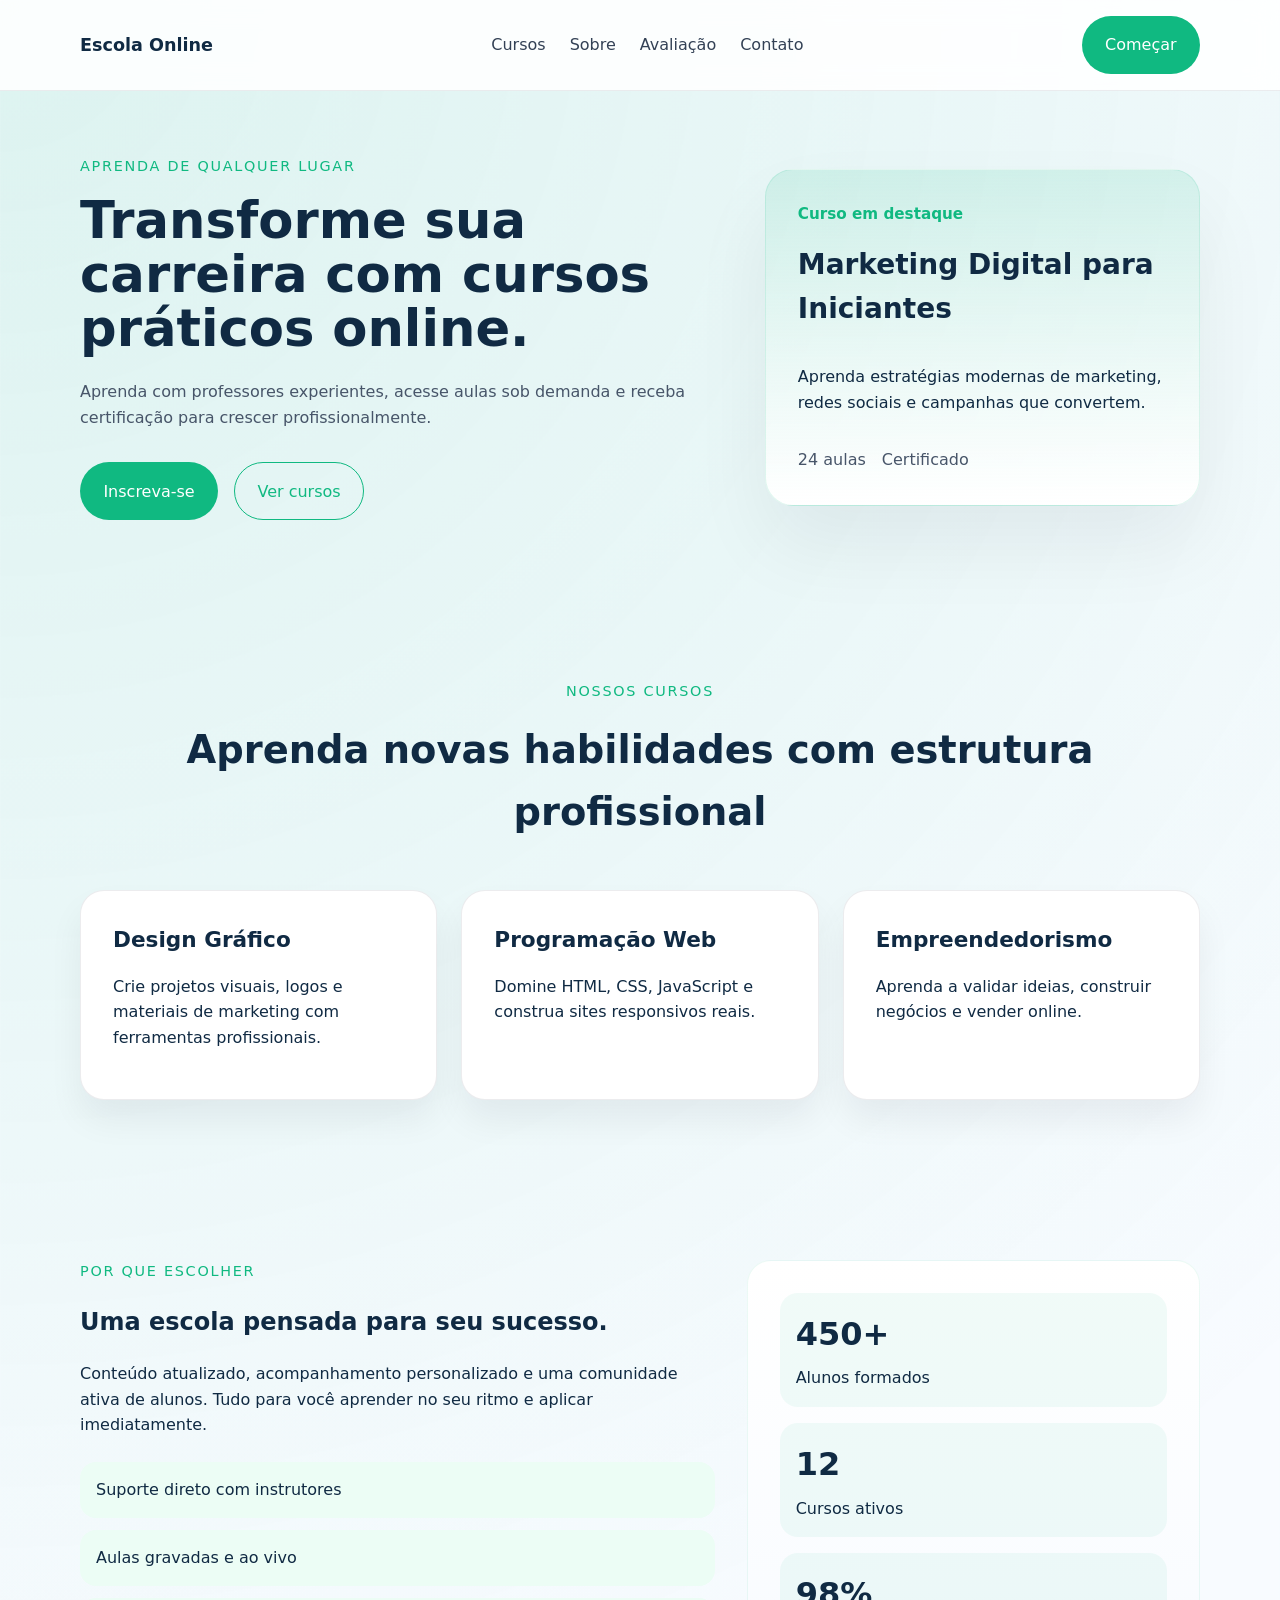
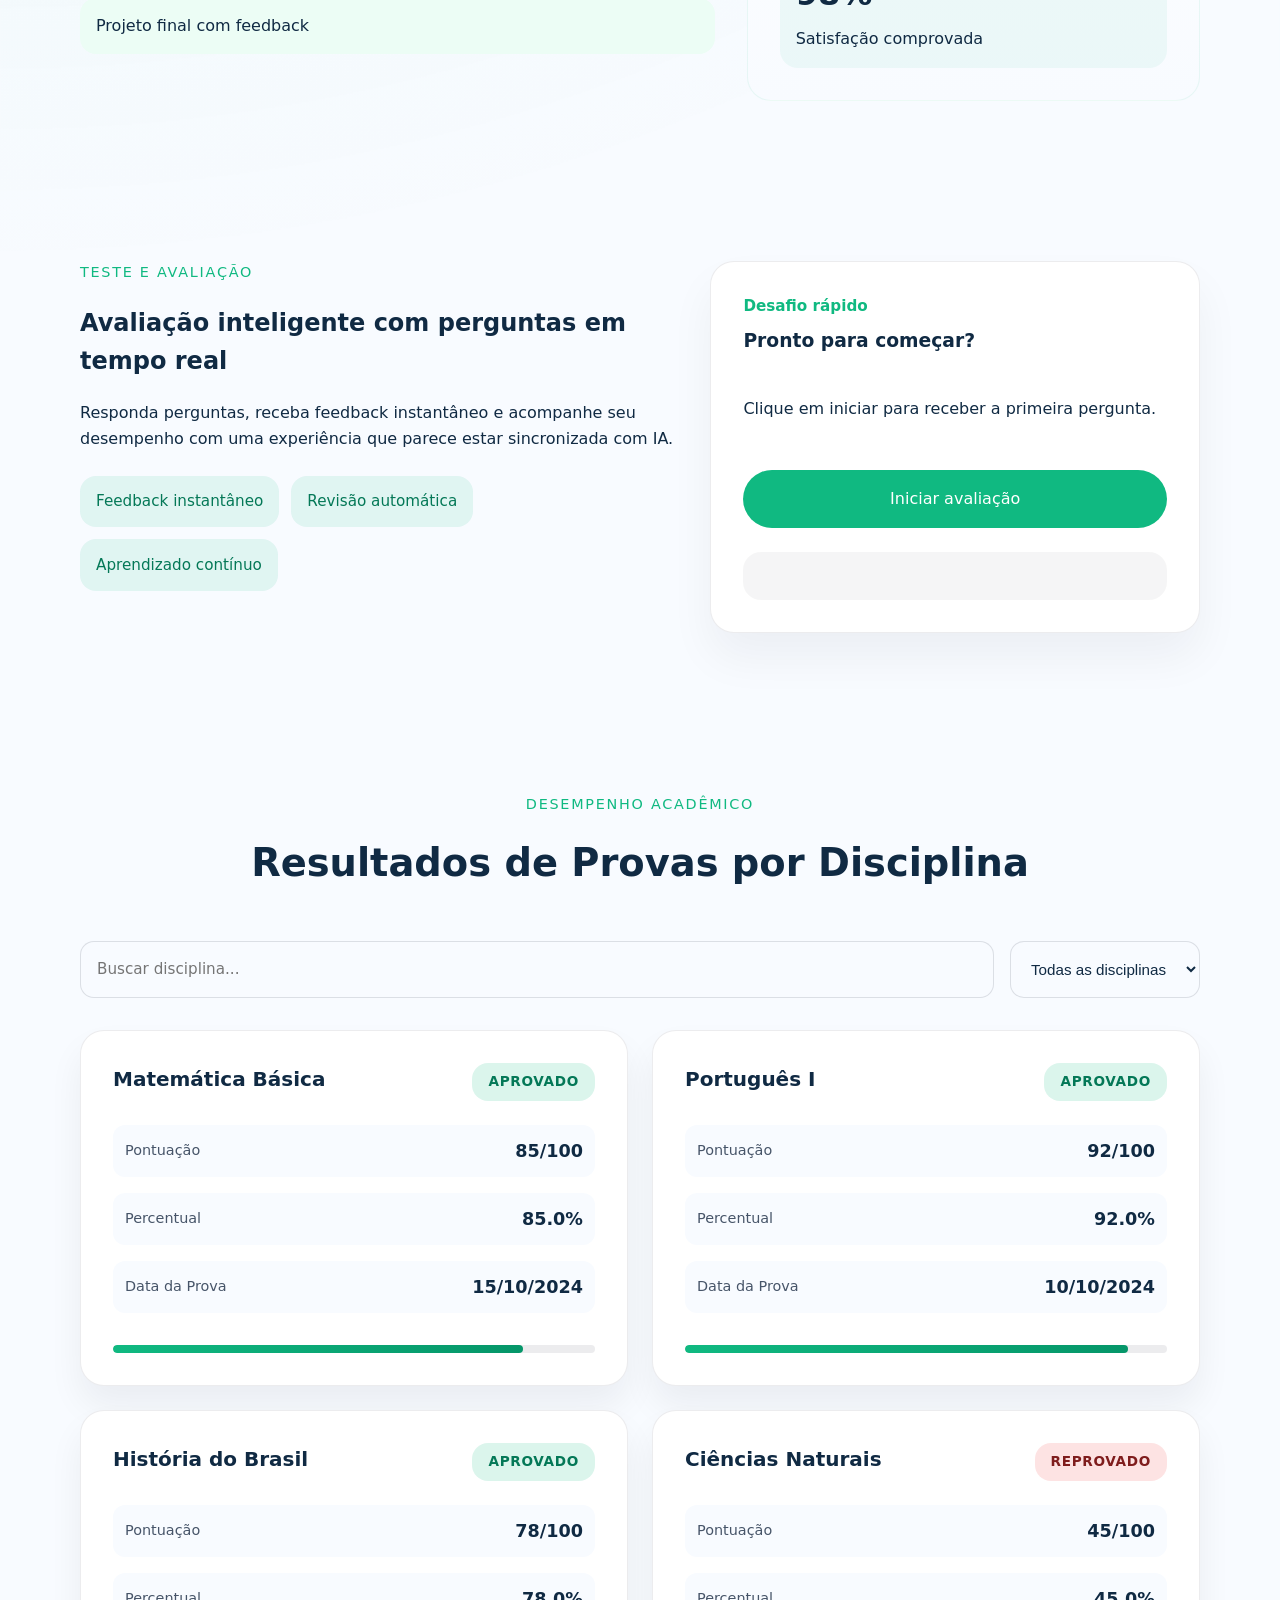
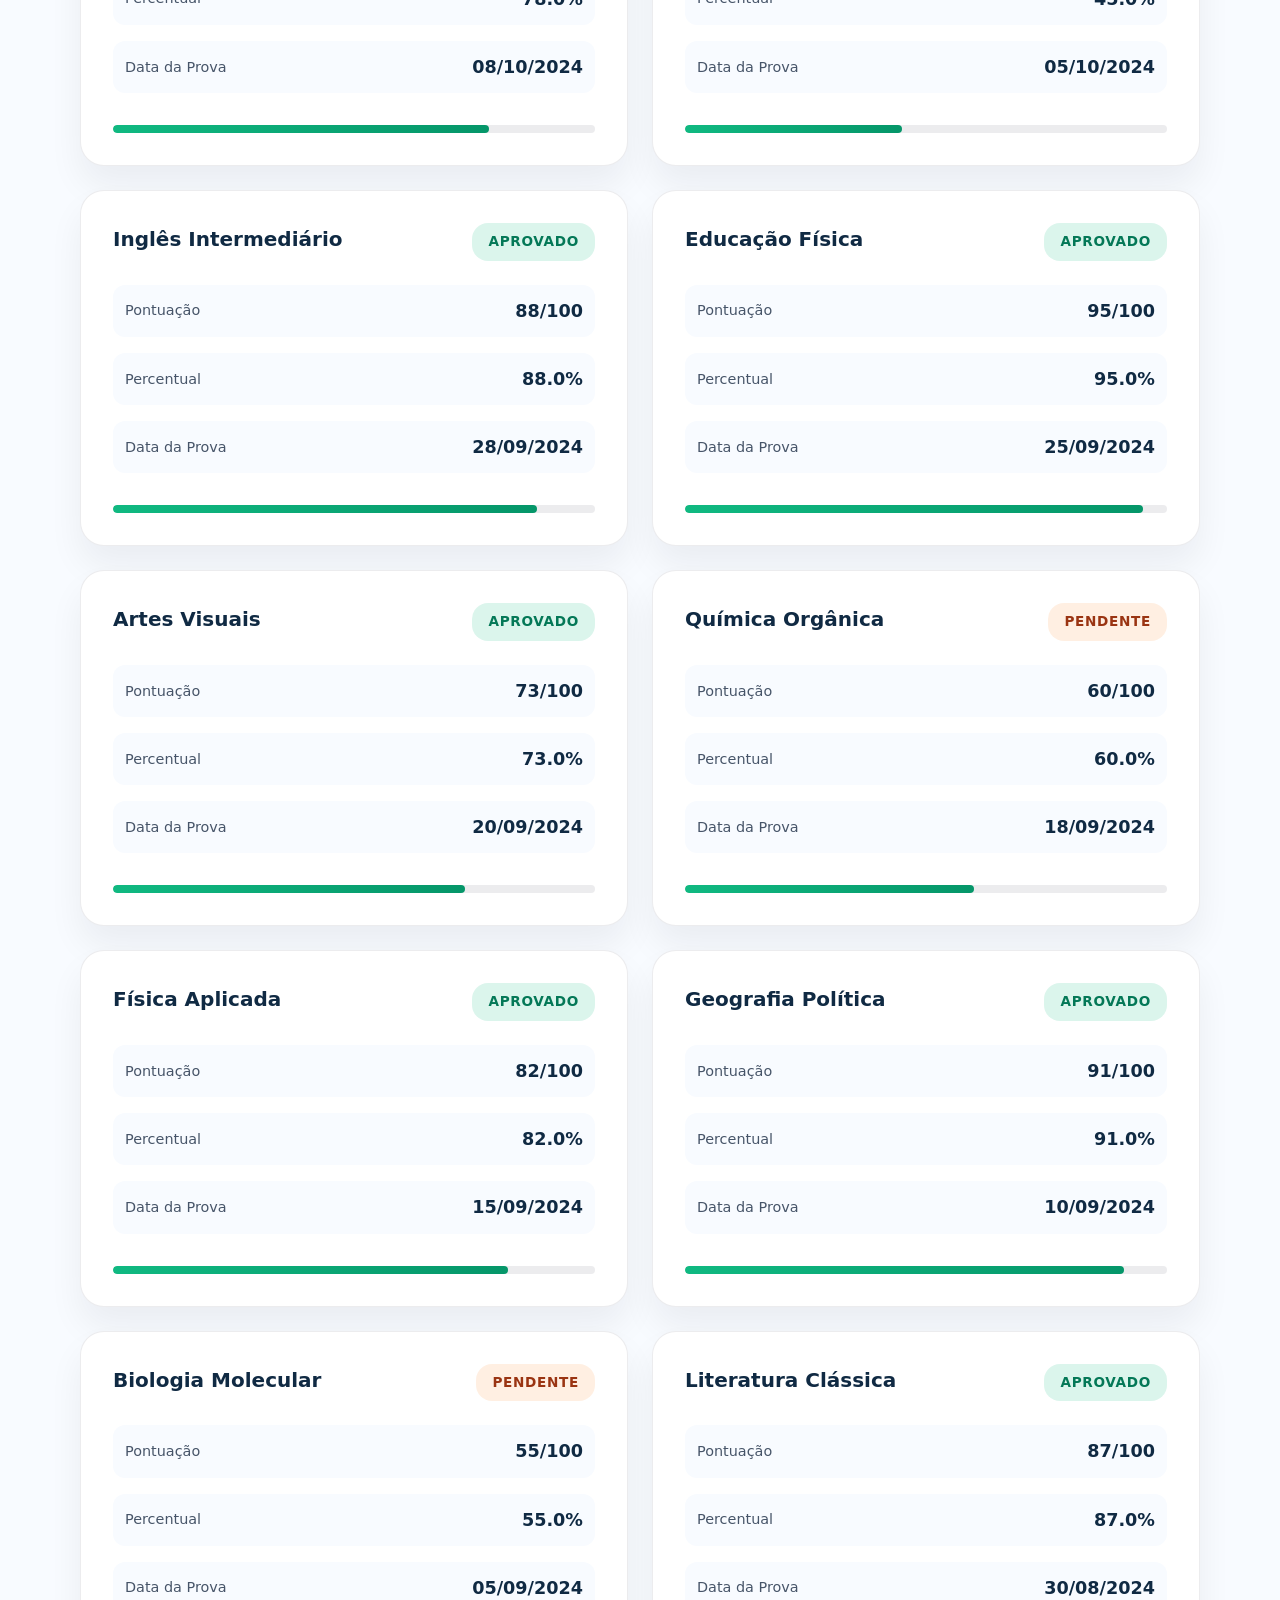
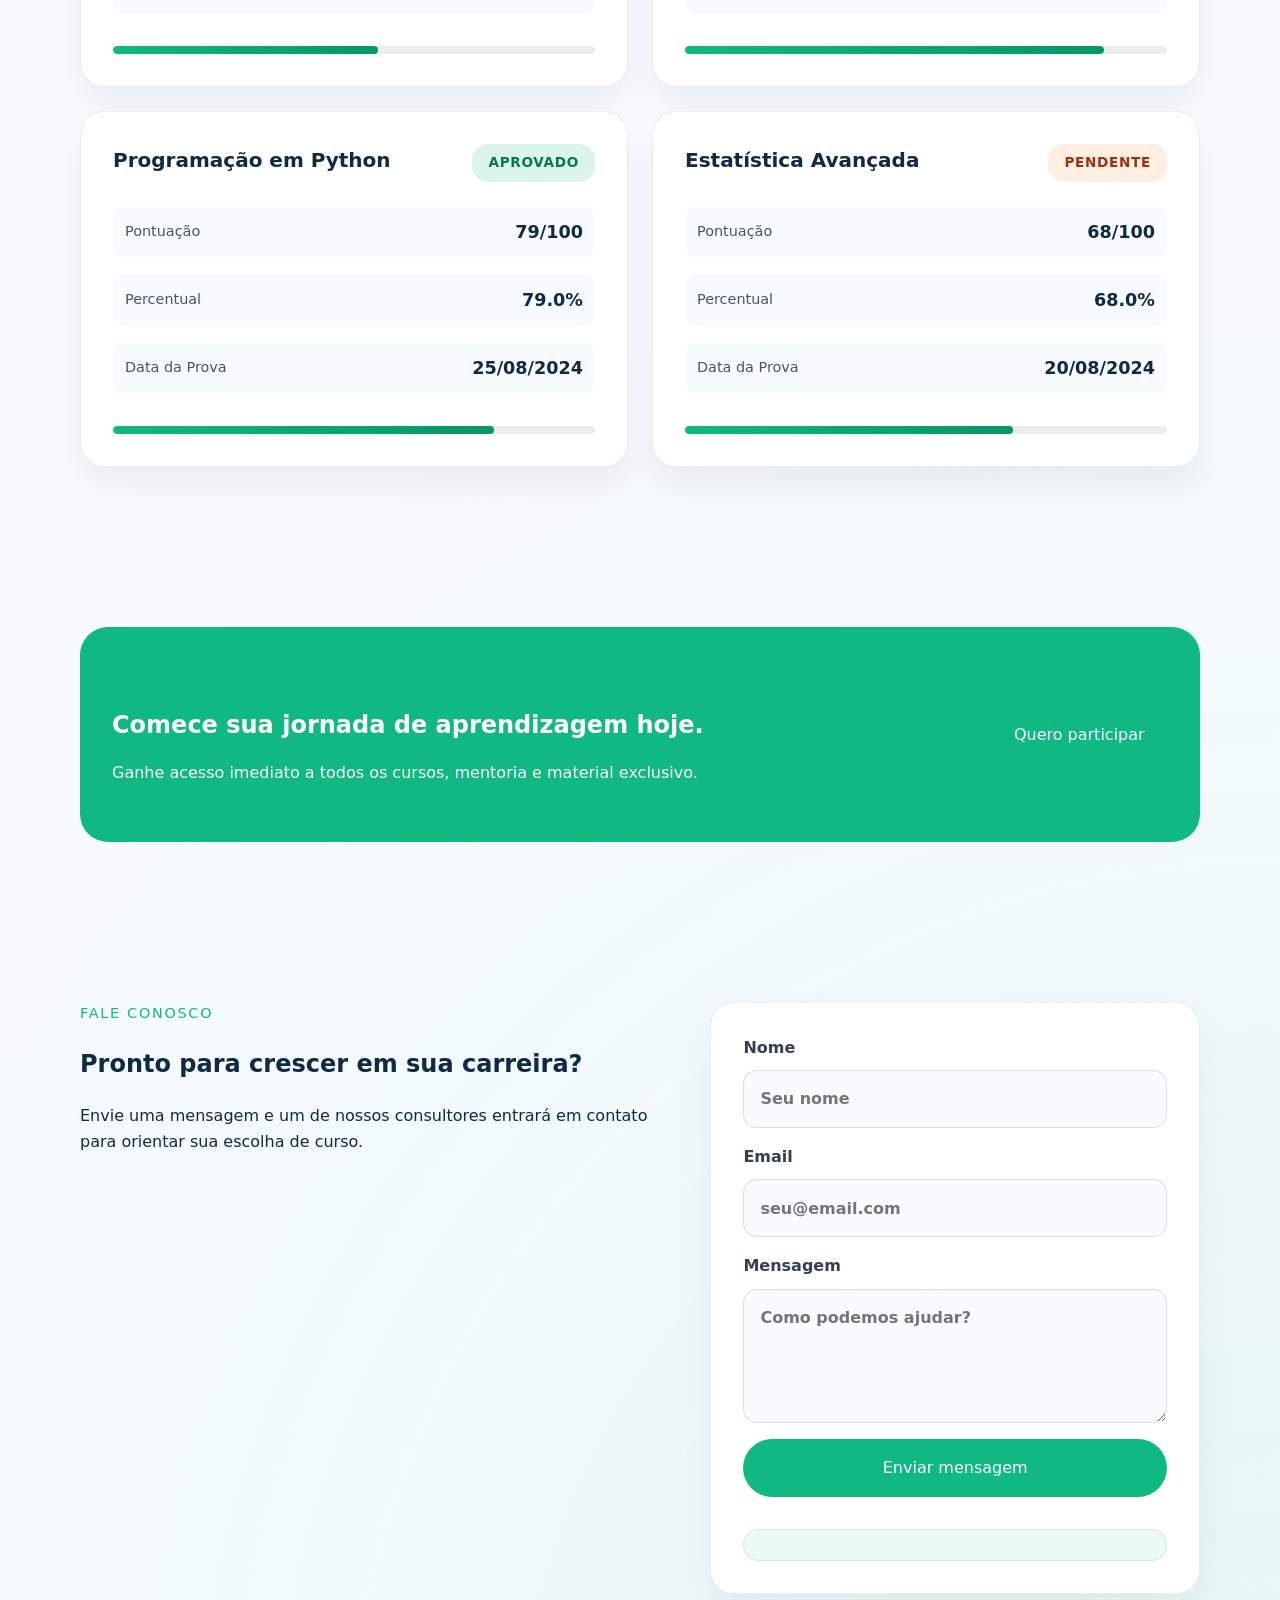
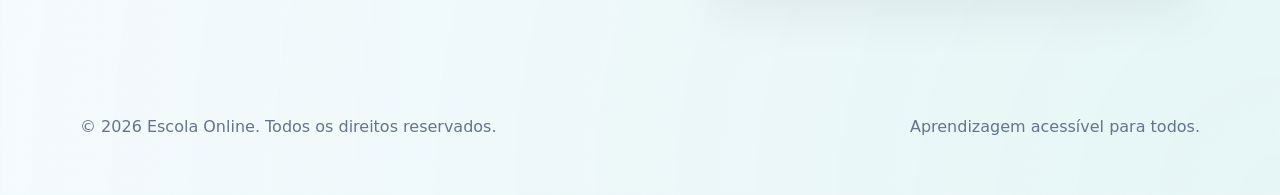
<file: index.html>
<!DOCTYPE html>
<html lang="pt-BR">
<head>
    <meta charset="UTF-8">
    <meta name="viewport" content="width=device-width, initial-scale=1.0">
    <title>Escola Online</title>
    <link rel="stylesheet" href="style.css">
</head>
<body>
    <header class="site-header">
        <div class="container header-inner">
            <a class="brand" href="#home">Escola Online</a>
            <nav class="nav-links">
                <a href="#cursos">Cursos</a>
                <a href="#sobre">Sobre</a>
                <a href="#avaliacao">Avaliação</a>
                <a href="#contato">Contato</a>
            </nav>
            <a class="btn btn-primary" href="#inscricao">Começar</a>
        </div>
    </header>

    <main>
        <section id="home" class="hero section">
            <div class="container hero-content">
                <div>
                    <p class="eyebrow">Aprenda de qualquer lugar</p>
                    <h1>Transforme sua carreira com cursos práticos online.</h1>
                    <p class="hero-text">Aprenda com professores experientes, acesse aulas sob demanda e receba certificação para crescer profissionalmente.</p>
                    <div class="hero-actions">
                        <a class="btn btn-primary" href="#inscricao">Inscreva-se</a>
                        <a class="btn btn-outline" href="#cursos">Ver cursos</a>
                    </div>
                </div>
                <div class="hero-card">
                    <div class="hero-card-inner">
                        <p class="card-title">Curso em destaque</p>
                        <h2>Marketing Digital para Iniciantes</h2>
                        <p>Aprenda estratégias modernas de marketing, redes sociais e campanhas que convertem.</p>
                        <div class="course-meta">
                            <span>24 aulas</span>
                            <span>Certificado</span>
                        </div>
                    </div>
                </div>
            </div>
        </section>

        <section id="cursos" class="section courses">
            <div class="container">
                <div class="section-header">
                    <p class="eyebrow">Nossos cursos</p>
                    <h2>Aprenda novas habilidades com estrutura profissional</h2>
                </div>
                <div class="grid cards-grid">
                    <article class="card">
                        <h3>Design Gráfico</h3>
                        <p>Crie projetos visuais, logos e materiais de marketing com ferramentas profissionais.</p>
                    </article>
                    <article class="card">
                        <h3>Programação Web</h3>
                        <p>Domine HTML, CSS, JavaScript e construa sites responsivos reais.</p>
                    </article>
                    <article class="card">
                        <h3>Empreendedorismo</h3>
                        <p>Aprenda a validar ideias, construir negócios e vender online.</p>
                    </article>
                </div>
            </div>
        </section>

        <section id="sobre" class="section about">
            <div class="container about-grid">
                <div>
                    <p class="eyebrow">Por que escolher</p>
                    <h2>Uma escola pensada para seu sucesso.</h2>
                    <p>Conteúdo atualizado, acompanhamento personalizado e uma comunidade ativa de alunos. Tudo para você aprender no seu ritmo e aplicar imediatamente.</p>
                    <ul class="features-list">
                        <li>Suporte direto com instrutores</li>
                        <li>Aulas gravadas e ao vivo</li>
                        <li>Projeto final com feedback</li>
                    </ul>
                </div>
                <div class="stats-card">
                    <div class="stat"><strong>450+</strong><span>Alunos formados</span></div>
                    <div class="stat"><strong>12</strong><span>Cursos ativos</span></div>
                    <div class="stat"><strong>98%</strong><span>Satisfação comprovada</span></div>
                </div>
            </div>
        </section>

        <section id="avaliacao" class="section assessment">
            <div class="container assessment-grid">
                <div>
                    <p class="eyebrow">Teste e avaliação</p>
                    <h2>Avaliação inteligente com perguntas em tempo real</h2>
                    <p>Responda perguntas, receba feedback instantâneo e acompanhe seu desempenho com uma experiência que parece estar sincronizada com IA.</p>
                    <div class="assessment-meta">
                        <span>Feedback instantâneo</span>
                        <span>Revisão automática</span>
                        <span>Aprendizado contínuo</span>
                    </div>
                </div>
                <div class="quiz-card">
                    <div class="quiz-header">
                        <p class="card-title">Desafio rápido</p>
                        <h3 id="quiz-status">Pronto para começar?</h3>
                    </div>
                    <div id="quiz-area" class="quiz-area">
                        <p class="quiz-prompt">Clique em iniciar para receber a primeira pergunta.</p>
                        <div id="quiz-options" class="quiz-options"></div>
                        <button class="btn btn-primary" id="quiz-action" type="button">Iniciar avaliação</button>
                    </div>
                    <div id="quiz-result" class="quiz-result" aria-live="polite"></div>
                </div>
            </div>
        </section>

        <section id="resultados" class="section results">
            <div class="container">
                <div class="section-header">
                    <p class="eyebrow">Desempenho acadêmico</p>
                    <h2>Resultados de Provas por Disciplina</h2>
                </div>
                <div class="results-controls">
                    <input type="text" id="search-discipline" class="search-input" placeholder="Buscar disciplina...">
                    <select id="filter-status" class="filter-select">
                        <option value="">Todas as disciplinas</option>
                        <option value="aprovado">Aprovado</option>
                        <option value="pendente">Pendente</option>
                        <option value="reprovado">Reprovado</option>
                    </select>
                </div>
                <div id="results-container" class="results-grid"></div>
            </div>
        </section>

        <section id="inscricao" class="section signup">
            <div class="container signup-card">
                <div>
                    <p class="eyebrow">Inscreva-se agora</p>
                    <h2>Comece sua jornada de aprendizagem hoje.</h2>
                    <p>Ganhe acesso imediato a todos os cursos, mentoria e material exclusivo.</p>
                </div>
                <a class="btn btn-primary" href="#contato">Quero participar</a>
            </div>
        </section>

        <section id="contato" class="section contact">
            <div class="container contact-grid">
                <div>
                    <p class="eyebrow">Fale conosco</p>
                    <h2>Pronto para crescer em sua carreira?</h2>
                    <p>Envie uma mensagem e um de nossos consultores entrará em contato para orientar sua escolha de curso.</p>
                </div>
                <form id="contact-form" class="contact-form">
                    <label>
                        Nome
                        <input type="text" placeholder="Seu nome" required>
                    </label>
                    <label>
                        Email
                        <input type="email" placeholder="seu@email.com" required>
                    </label>
                    <label>
                        Mensagem
                        <textarea rows="4" placeholder="Como podemos ajudar?" required></textarea>
                    </label>
                    <button class="btn btn-primary" type="submit">Enviar mensagem</button>
                    <div id="form-message" class="form-message" aria-live="polite"></div>
                </form>
            </div>
        </section>
    </main>

    <footer class="site-footer">
        <div class="container footer-inner">
            <p>© <span id="year">2026</span> Escola Online. Todos os direitos reservados.</p>
            <p>Aprendizagem acessível para todos.</p>
        </div>
    </footer>
    <script src="script.js"></script>
</body>
</html>
</file>
<file: style.css>
/* Estilos básicos para a escola online */
:root {
    color-scheme: light;
    font-family: Inter, system-ui, sans-serif;
    font-size: 16px;
    line-height: 1.6;
    color: #102a43;
    background: #f8fbff;
    accent-color: #10b981;
}

* {
    box-sizing: border-box;
}

html, body {
    margin: 0;
    min-height: 100%;
}

body {
    background: radial-gradient(circle at top left, rgba(16, 185, 129, 0.12), transparent 28%),
                radial-gradient(circle at bottom right, rgba(16, 185, 129, 0.08), transparent 24%),
                #f8fbff;
}

img, svg {
    max-width: 100%;
    display: block;
}

a {
    color: inherit;
    text-decoration: none;
}

button, input, textarea, a.btn {
    font: inherit;
}

.container {
    width: min(1120px, calc(100% - 2rem));
    margin: 0 auto;
}

.site-header {
    background: rgba(255, 255, 255, 0.88);
    position: sticky;
    top: 0;
    z-index: 50;
    backdrop-filter: blur(12px);
    border-bottom: 1px solid rgba(15, 23, 42, 0.08);
}

.header-inner {
    display: flex;
    align-items: center;
    justify-content: space-between;
    gap: 1rem;
    padding: 1rem 0;
}

.brand {
    font-weight: 700;
    font-size: 1.1rem;
}

.nav-links {
    display: flex;
    gap: 1.5rem;
    flex-wrap: wrap;
}

.nav-links a {
    color: #334155;
    transition: color 0.2s ease;
}

.nav-links a:hover {
    color: #10b981;
}

.btn {
    display: inline-flex;
    align-items: center;
    justify-content: center;
    padding: 0.95rem 1.4rem;
    border-radius: 999px;
    border: 1px solid transparent;
    cursor: pointer;
    transition: transform 0.2s ease, background-color 0.2s ease, color 0.2s ease, box-shadow 0.2s ease;
}

.btn:hover {
    transform: translateY(-1px);
}

.btn-primary {
    background: #10b981;
    color: #ffffff;
}

.btn-outline {
    background: transparent;
    color: #10b981;
    border-color: #10b981;
}

.section {
    padding: 5rem 0;
}

.hero {
    padding-top: 4rem;
}

.hero-content {
    display: grid;
    grid-template-columns: 1.2fr 0.8fr;
    gap: 2rem;
    align-items: center;
}

.eyebrow {
    margin: 0 0 1rem;
    font-size: 0.9rem;
    letter-spacing: 0.12em;
    text-transform: uppercase;
    color: #10b981;
}

.hero h1 {
    margin: 0 0 1.5rem;
    font-size: clamp(2.5rem, 4vw, 4rem);
    line-height: 1.05;
}

.hero-text {
    max-width: 42rem;
    margin: 0 0 2rem;
    color: #475569;
}

.hero-actions {
    display: flex;
    gap: 1rem;
    flex-wrap: wrap;
}

.hero-card {
    background: linear-gradient(180deg, rgba(16, 185, 129, 0.12), #ffffff);
    border: 1px solid rgba(16, 185, 129, 0.12);
    border-radius: 28px;
    padding: 2rem;
    box-shadow: 0 40px 80px rgba(15, 23, 42, 0.06);
}

.hero-card-inner {
    display: grid;
    gap: 1rem;
}

.card-title {
    margin: 0;
    font-size: 0.95rem;
    font-weight: 700;
    color: #10b981;
}

.hero-card h2 {
    margin: 0;
    font-size: 1.75rem;
}

.course-meta {
    display: flex;
    gap: 1rem;
    color: #475569;
}

.section-header {
    text-align: center;
    margin-bottom: 3rem;
}

.section-header h2 {
    margin: 0.5rem 0 0;
    font-size: clamp(2rem, 3vw, 2.75rem);
}

.cards-grid {
    display: grid;
    grid-template-columns: repeat(3, minmax(0, 1fr));
    gap: 1.5rem;
}

.card {
    padding: 2rem;
    border-radius: 24px;
    background: #ffffff;
    border: 1px solid rgba(15, 23, 42, 0.08);
    box-shadow: 0 20px 35px rgba(15, 23, 42, 0.06);
}

.card h3 {
    margin-top: 0;
    margin-bottom: 1rem;
    font-size: 1.35rem;
}

.about-grid {
    display: grid;
    grid-template-columns: 1.4fr 1fr;
    gap: 2rem;
    align-items: flex-start;
}

.assessment-grid {
    display: grid;
    grid-template-columns: 1.1fr 0.9fr;
    gap: 2rem;
    align-items: stretch;
}

.assessment-meta {
    display: flex;
    flex-wrap: wrap;
    gap: 0.75rem;
    margin-top: 1.5rem;
}

.assessment-meta span {
    background: rgba(16, 185, 129, 0.1);
    color: #047857;
    padding: 0.85rem 1rem;
    border-radius: 16px;
    font-size: 0.95rem;
}

.quiz-card {
    background: #ffffff;
    border: 1px solid rgba(15, 23, 42, 0.08);
    border-radius: 24px;
    padding: 2rem;
    box-shadow: 0 25px 45px rgba(15, 23, 42, 0.05);
    display: grid;
    gap: 1.5rem;
}

.quiz-header h3 {
    margin: 0.5rem 0 0;
}

.quiz-area {
    display: grid;
    gap: 1rem;
}

.quiz-options {
    display: grid;
    gap: 0.85rem;
}

.quiz-option {
    padding: 1rem 1rem;
    background: #f8fbff;
    border: 1px solid rgba(16, 185, 129, 0.18);
    border-radius: 16px;
    cursor: pointer;
    transition: background-color 0.2s ease, transform 0.2s ease;
}

.quiz-option:hover {
    background: rgba(16, 185, 129, 0.12);
}

.quiz-option.selected {
    border-color: #10b981;
    background: rgba(16, 185, 129, 0.18);
}

.quiz-result {
    min-height: 3rem;
    padding: 1rem;
    border-radius: 18px;
    background: rgba(15, 23, 42, 0.04);
    color: #334155;
    font-weight: 600;
}

.features-list {
    list-style: none;
    padding: 0;
    margin: 1.5rem 0 0;
    display: grid;
    gap: 0.75rem;
}

.features-list li {
    background: #ecfdf5;
    padding: 0.95rem 1rem;
    border-radius: 16px;
}

.stats-card {
    display: grid;
    gap: 1rem;
    background: linear-gradient(180deg, #ffffff 0%, #f8fbff 100%);
    border: 1px solid rgba(16, 185, 129, 0.08);
    border-radius: 24px;
    padding: 2rem;
}

.stat {
    display: grid;
    gap: 0.35rem;
    padding: 1rem;
    border-radius: 18px;
    background: rgba(16, 185, 129, 0.06);
}

.stat strong {
    font-size: 2rem;
    display: block;
}

.signup-card {
    display: flex;
    flex-wrap: wrap;
    justify-content: space-between;
    gap: 1.5rem;
    align-items: center;
    background: #10b981;
    border-radius: 28px;
    color: #ffffff;
    padding: 2.5rem 2rem;
}

.signup-card h2 {
    margin: 0 0 0.75rem;
}

.contact-grid {
    display: grid;
    grid-template-columns: 1.1fr 0.9fr;
    gap: 2rem;
    align-items: start;
}

.contact-form {
    display: grid;
    gap: 1rem;
    background: #ffffff;
    padding: 2rem;
    border-radius: 24px;
    border: 1px solid rgba(15, 23, 42, 0.08);
    box-shadow: 0 25px 45px rgba(15, 23, 42, 0.05);
}

.contact-form label {
    display: grid;
    gap: 0.6rem;
    color: #334155;
    font-weight: 600;
}

.contact-form input,
.contact-form textarea {
    width: 100%;
    border: 1px solid rgba(15, 23, 42, 0.12);
    border-radius: 14px;
    padding: 0.95rem 1rem;
    color: #102a43;
    background: #f8fbff;
}

.contact-form textarea {
    resize: vertical;
}

.form-message {
    margin-top: 1rem;
    padding: 1rem 1rem 0.85rem;
    border-radius: 16px;
    background: rgba(16, 185, 129, 0.08);
    color: #047857;
    border: 1px solid rgba(16, 185, 129, 0.18);
    font-size: 0.95rem;
}

.site-footer {
    padding: 1.5rem 0 2.5rem;
}

.footer-inner {
    display: flex;
    justify-content: space-between;
    gap: 1rem;
    color: #64748b;
    flex-wrap: wrap;
}

/* Estilos para Resultados de Provas */
.results-controls {
    display: flex;
    gap: 1rem;
    margin-bottom: 2rem;
    flex-wrap: wrap;
}

.search-input,
.filter-select {
    padding: 0.95rem 1rem;
    border: 1px solid rgba(15, 23, 42, 0.12);
    border-radius: 14px;
    font-size: 0.95rem;
    background: #f8fbff;
    color: #102a43;
    transition: border-color 0.2s ease, box-shadow 0.2s ease;
}

.search-input {
    flex: 1;
    min-width: 200px;
}

.filter-select {
    min-width: 180px;
}

.search-input:focus,
.filter-select:focus {
    outline: none;
    border-color: #10b981;
    box-shadow: 0 0 0 3px rgba(16, 185, 129, 0.1);
}

.results-grid {
    display: grid;
    grid-template-columns: repeat(2, minmax(0, 1fr));
    gap: 1.5rem;
}

.result-card {
    background: #ffffff;
    border: 1px solid rgba(15, 23, 42, 0.08);
    border-radius: 24px;
    padding: 2rem;
    box-shadow: 0 20px 35px rgba(15, 23, 42, 0.06);
    transition: transform 0.2s ease, box-shadow 0.2s ease, border-color 0.2s ease;
}

.result-card:hover {
    transform: translateY(-4px);
    box-shadow: 0 25px 45px rgba(15, 23, 42, 0.1);
}

.result-header {
    display: flex;
    justify-content: space-between;
    align-items: start;
    margin-bottom: 1.5rem;
}

.result-title {
    margin: 0;
    font-size: 1.25rem;
    font-weight: 700;
    color: #102a43;
}

.result-status {
    padding: 0.5rem 1rem;
    border-radius: 16px;
    font-size: 0.85rem;
    font-weight: 600;
    text-transform: uppercase;
    letter-spacing: 0.05em;
}

.result-status.aprovado {
    background: rgba(16, 185, 129, 0.15);
    color: #047857;
}

.result-status.pendente {
    background: rgba(251, 146, 60, 0.15);
    color: #9a3412;
}

.result-status.reprovado {
    background: rgba(239, 68, 68, 0.15);
    color: #7f1d1d;
}

.result-details {
    display: grid;
    gap: 1rem;
}

.result-item {
    display: flex;
    justify-content: space-between;
    align-items: center;
    padding: 0.75rem;
    background: #f8fbff;
    border-radius: 12px;
}

.result-label {
    color: #475569;
    font-size: 0.9rem;
}

.result-value {
    font-weight: 600;
    color: #102a43;
    font-size: 1.1rem;
}

.result-progress {
    width: 100%;
    height: 8px;
    background: rgba(15, 23, 42, 0.08);
    border-radius: 999px;
    overflow: hidden;
    margin-top: 0.5rem;
}

.result-progress-bar {
    height: 100%;
    background: linear-gradient(90deg, #10b981, #059669);
    border-radius: 999px;
    transition: width 0.3s ease;
}

@media (max-width: 768px) {
    .results-grid {
        grid-template-columns: 1fr;
    }

    .results-controls {
        flex-direction: column;
    }

    .search-input,
    .filter-select {
        width: 100%;
    }

    .result-header {
        flex-direction: column;
        gap: 0.5rem;
    }

    .contact-grid {
        grid-template-columns: 1fr;
    }

    .cards-grid {
        grid-template-columns: 1fr;
    }
}

@media (max-width: 680px) {
    .header-inner {
        flex-direction: column;
        align-items: stretch;
    }

    .nav-links {
        justify-content: center;
    }

    .hero {
        padding-top: 2rem;
    }

    .signup-card {
        text-align: center;
        justify-content: center;
    }
}
</file>
